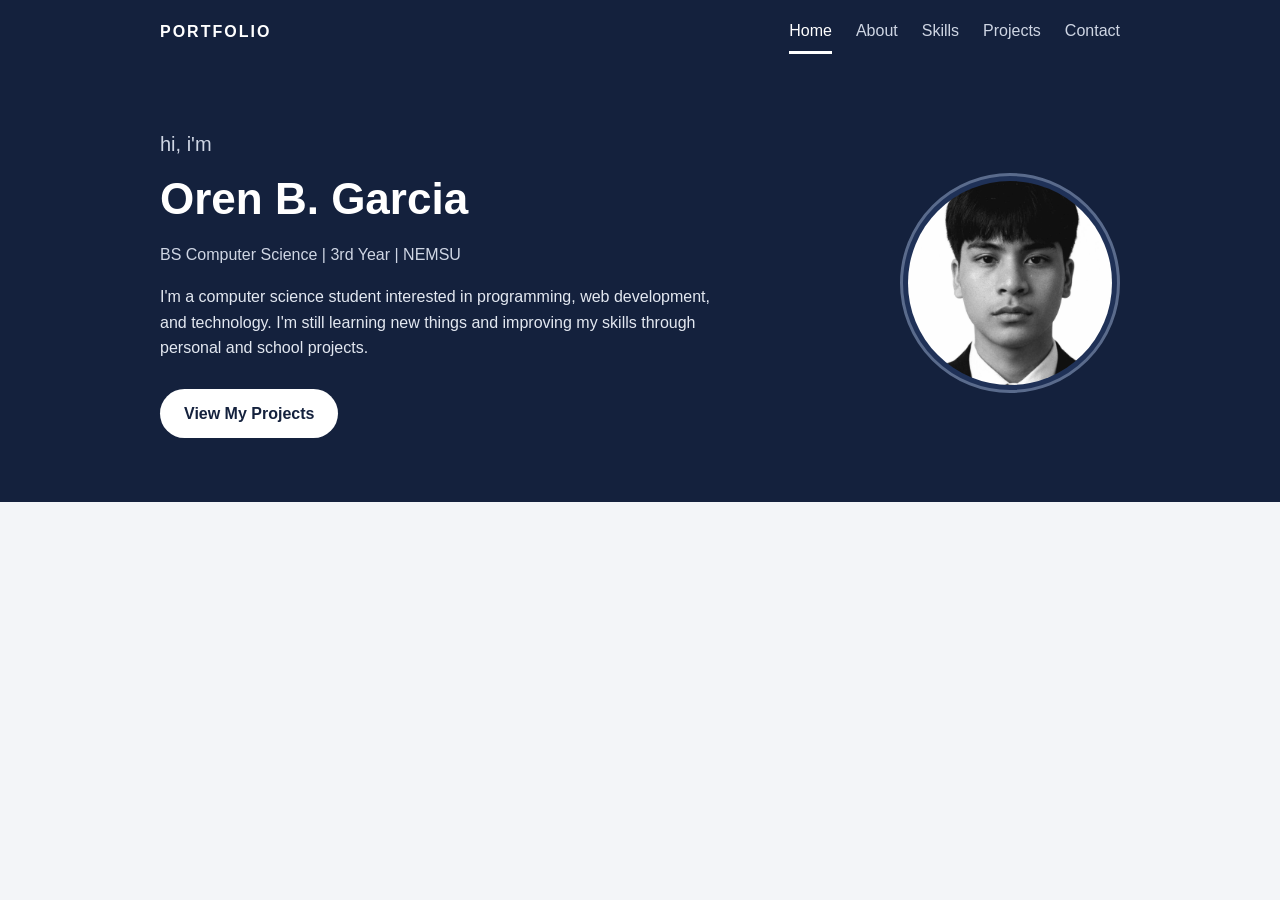
<file: index.html>
<!DOCTYPE html>
<html lang="en">
<head>
  <meta charset="UTF-8">
  <meta name="viewport" content="width=device-width, initial-scale=1.0">
  <title>Oren B. Garcia | Portfolio</title>
  <link rel="stylesheet" href="style.css">
</head>
<body>

  <header class="site-header">
    <div class="container nav-bar">
      <a href="index.html" class="logo">PORTFOLIO</a>

      <button class="menu-button" id="menu-button"
        aria-label="Toggle navigation menu"
        aria-expanded="false" aria-controls="nav-links">☰</button>

      <nav>
        <ul class="nav-links" id="nav-links">
          <li><a href="index.html" class="active">Home</a></li>
          <li><a href="about.html">About</a></li>
          <li><a href="skills.html">Skills</a></li>
          <li><a href="projects.html">Projects</a></li>
          <li><a href="contacts.html">Contact</a></li>
        </ul>
      </nav>
    </div>
  </header>

  <main>
    <section class="hero">
      <div class="container hero-inner">
        <div class="hero-text">
          <p class="hero-hello">hi, i'm</p>
          <h1>Oren B. Garcia</h1>
          <p class="hero-role">BS Computer Science | 3rd Year | NEMSU</p>

          <p class="hero-intro">
            I'm a computer science student interested in programming,
            web development, and technology. I'm still learning new things
            and improving my skills through personal and school projects.
          </p>

          <a href="projects.html" class="button">View My Projects</a>
        </div>

        <div class="profile-frame">
          <img src="images/profile.jpg"
               alt="Profile photo of Oren B. Garcia"
               class="profile-image">
        </div>
      </div>
    </section>
  </main>

  <script src="script.js"></script>
</body>
</html>
</file>
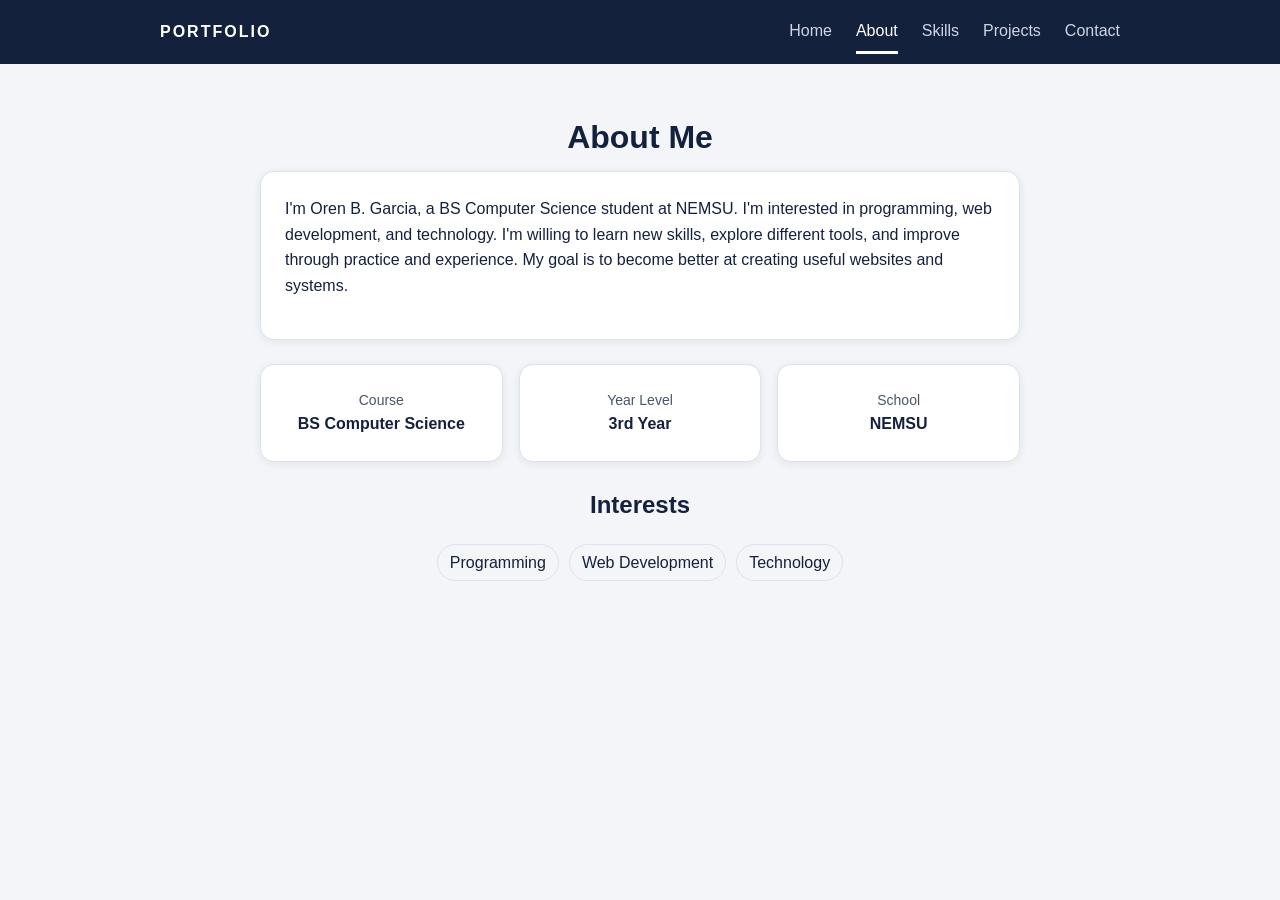
<file: about.html>
<!DOCTYPE html>
<html lang="en">
<head>
  <meta charset="UTF-8">
  <meta name="viewport" content="width=device-width, initial-scale=1.0">
  <title>About | Oren B. Garcia</title>
  <link rel="stylesheet" href="style.css">
</head>
<body>

  <header class="site-header">
    <div class="container nav-bar">
      <a href="index.html" class="logo">PORTFOLIO</a>
      <button class="menu-button" id="menu-button"
        aria-label="Toggle navigation menu"
        aria-expanded="false" aria-controls="nav-links">☰</button>

      <nav>
        <ul class="nav-links" id="nav-links">
          <li><a href="index.html">Home</a></li>
          <li><a href="about.html" class="active">About</a></li>
          <li><a href="skills.html">Skills</a></li>
          <li><a href="projects.html">Projects</a></li>
          <li><a href="contacts.html">Contact</a></li>
        </ul>
      </nav>
    </div>
  </header>

  <main>
    <section class="page-section">
      <div class="container">
        <h1 class="page-title">About Me</h1>

        <div class="card about-card">
          <p>
            I'm Oren B. Garcia, a BS Computer Science student at NEMSU.
            I'm interested in programming, web development, and technology.
            I'm willing to learn new skills, explore different tools, and
            improve through practice and experience. My goal is to become
            better at creating useful websites and systems.
          </p>
        </div>

        <div class="info-grid">
          <div class="card info-item">
            <span class="info-label">Course</span>
            <span class="info-value">BS Computer Science</span>
          </div>

          <div class="card info-item">
            <span class="info-label">Year Level</span>
            <span class="info-value">3rd Year</span>
          </div>

          <div class="card info-item">
            <span class="info-label">School</span>
            <span class="info-value">NEMSU</span>
          </div>
        </div>

        <div class="interests">
          <h2>Interests</h2>
          <ul class="tag-list">
            <li class="tag">Programming</li>
            <li class="tag">Web Development</li>
            <li class="tag">Technology</li>
          </ul>
        </div>
      </div>
    </section>
  </main>

  <script src="script.js"></script>
</body>
</html>
</file>
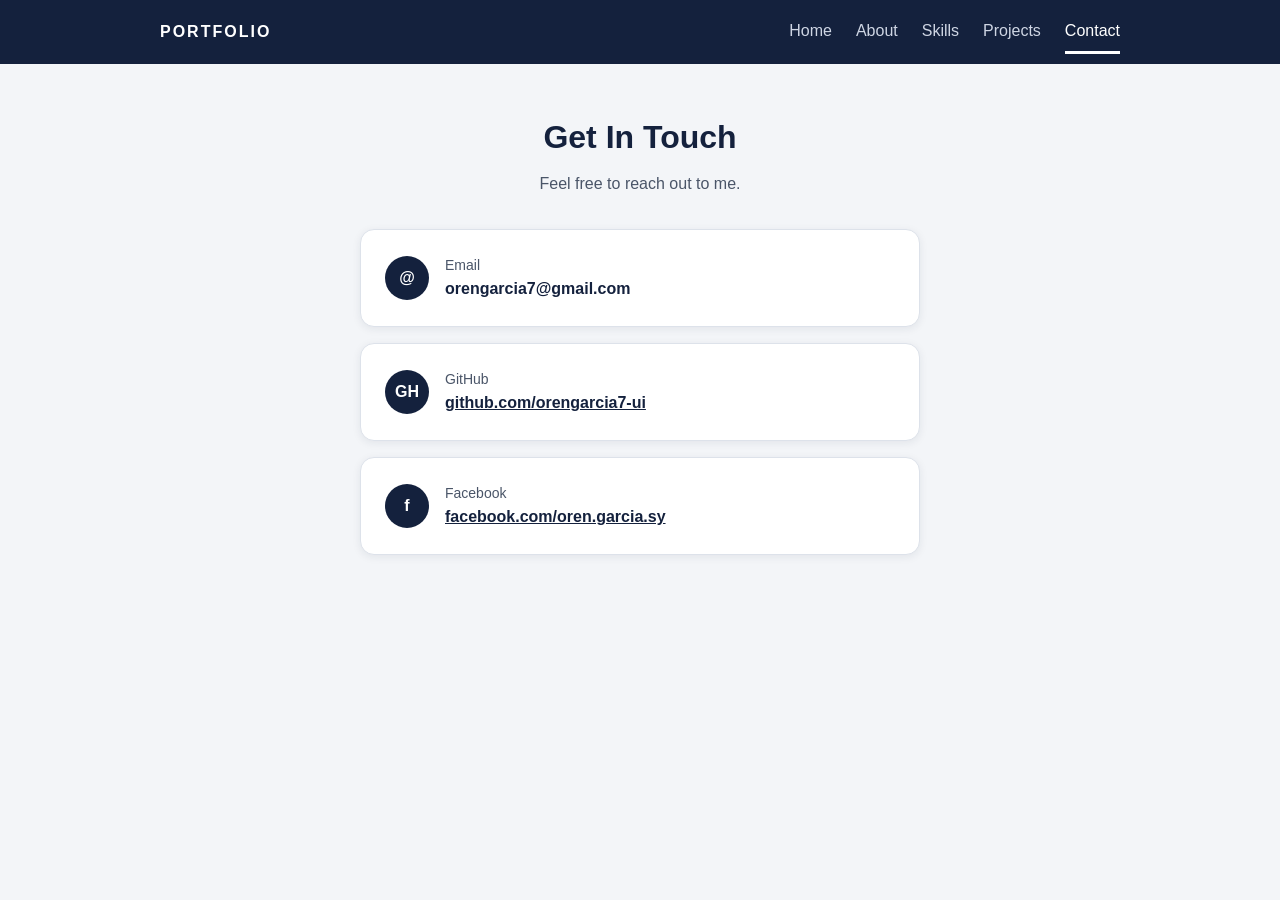
<file: contacts.html>
<!DOCTYPE html>
<html lang="en">
<head>
  <meta charset="UTF-8">
  <meta name="viewport" content="width=device-width, initial-scale=1.0">
  <title>Contact | Oren B. Garcia</title>
  <link rel="stylesheet" href="style.css">
</head>
<body>

  <header class="site-header">
    <div class="container nav-bar">
      <a href="index.html" class="logo">PORTFOLIO</a>
      <button class="menu-button" id="menu-button"
        aria-label="Toggle navigation menu"
        aria-expanded="false" aria-controls="nav-links">☰</button>

      <nav>
        <ul class="nav-links" id="nav-links">
          <li><a href="index.html">Home</a></li>
          <li><a href="about.html">About</a></li>
          <li><a href="skills.html">Skills</a></li>
          <li><a href="projects.html">Projects</a></li>
          <li><a href="contacts.html" class="active">Contact</a></li>
        </ul>
      </nav>
    </div>
  </header>

  <main>
    <section class="page-section">
      <div class="container">
        <h1 class="page-title">Get In Touch</h1>
        <p class="page-subtitle">Feel free to reach out to me.</p>

        <div class="contact-list">
          <div class="card contact-item">
            <div class="contact-icon">@</div>
            <div>
              <span class="contact-label">Email</span>
              <span class="contact-value">orengarcia7@gmail.com</span>
            </div>
          </div>

          <div class="card contact-item">
            <div class="contact-icon">GH</div>
            <div>
              <span class="contact-label">GitHub</span>
              <a class="contact-value"
                 href="https://github.com/orengarcia7-ui"
                 target="_blank" rel="noopener noreferrer">
                github.com/orengarcia7-ui
              </a>
            </div>
          </div>

          <div class="card contact-item">
            <div class="contact-icon">f</div>
            <div>
              <span class="contact-label">Facebook</span>
              <a class="contact-value"
                 href="https://www.facebook.com/oren.garcia.sy"
                 target="_blank" rel="noopener noreferrer">
                facebook.com/oren.garcia.sy
              </a>
            </div>
          </div>
        </div>
      </div>
    </section>
  </main>

  <script src="script.js"></script>
</body>
</html>
</file>
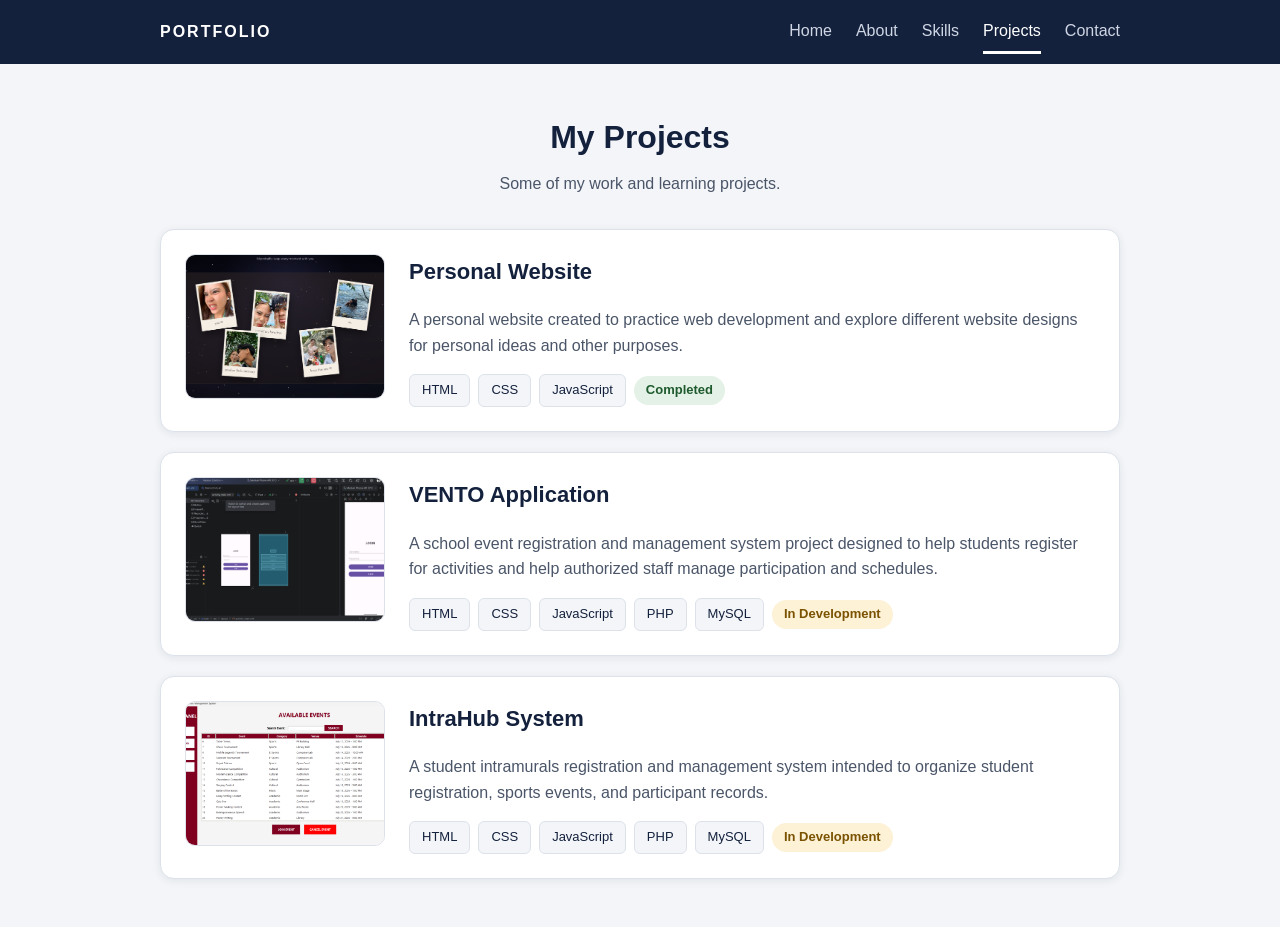
<file: projects.html>
<!DOCTYPE html>
<html lang="en">
<head>
  <meta charset="UTF-8">
  <meta name="viewport" content="width=device-width, initial-scale=1.0">
  <title>Projects | Oren B. Garcia</title>
  <link rel="stylesheet" href="style.css">
</head>
<body>

  <header class="site-header">
    <div class="container nav-bar">
      <a href="index.html" class="logo">PORTFOLIO</a>
      <button class="menu-button" id="menu-button"
        aria-label="Toggle navigation menu"
        aria-expanded="false" aria-controls="nav-links">☰</button>

      <nav>
        <ul class="nav-links" id="nav-links">
          <li><a href="index.html">Home</a></li>
          <li><a href="about.html">About</a></li>
          <li><a href="skills.html">Skills</a></li>
          <li><a href="projects.html" class="active">Projects</a></li>
          <li><a href="contacts.html">Contact</a></li>
        </ul>
      </nav>
    </div>
  </header>

  <main>
    <section class="page-section">
      <div class="container">
        <h1 class="page-title">My Projects</h1>
        <p class="page-subtitle">Some of my work and learning projects.</p>

        <div class="project-list">

          <article class="card project-card">
            <img src="images/personal-website.png"
                 alt="Personal website project screenshot"
                 class="project-image">

            <div class="project-info">
              <h2>Personal Website</h2>
              <p>
                A personal website created to practice web development
                and explore different website designs for personal ideas
                and other purposes.
              </p>
              <div class="project-meta">
                <span class="tech-tag">HTML</span>
                <span class="tech-tag">CSS</span>
                <span class="tech-tag">JavaScript</span>
                <span class="status status-completed">Completed</span>
              </div>
            </div>
          </article>

          <article class="card project-card">
            <img src="images/vento.png"
                 alt="VENTO system project screenshot"
                 class="project-image">

            <div class="project-info">
              <h2>VENTO Application</h2>
              <p>
                A school event registration and management system project
                designed to help students register for activities and
                help authorized staff manage participation and schedules.
              </p>
              <div class="project-meta">
                <span class="tech-tag">HTML</span>
                <span class="tech-tag">CSS</span>
                <span class="tech-tag">JavaScript</span>
                <span class="tech-tag">PHP</span>
                <span class="tech-tag">MySQL</span>
                <span class="status status-development">In Development</span>
              </div>
            </div>
          </article>

          <article class="card project-card">
            <img src="images/intrahub.png"
                 alt="IntraHub system project screenshot"
                 class="project-image">

            <div class="project-info">
              <h2>IntraHub System</h2>
              <p>
                A student intramurals registration and management system
                intended to organize student registration, sports events,
                and participant records.
              </p>
              <div class="project-meta">
                <span class="tech-tag">HTML</span>
                <span class="tech-tag">CSS</span>
                <span class="tech-tag">JavaScript</span>
                <span class="tech-tag">PHP</span>
                <span class="tech-tag">MySQL</span>
                <span class="status status-development">In Development</span>
              </div>
            </div>
          </article>

        </div>
      </div>
    </section>
  </main>

  <script src="script.js"></script>
</body>
</html>
</file>
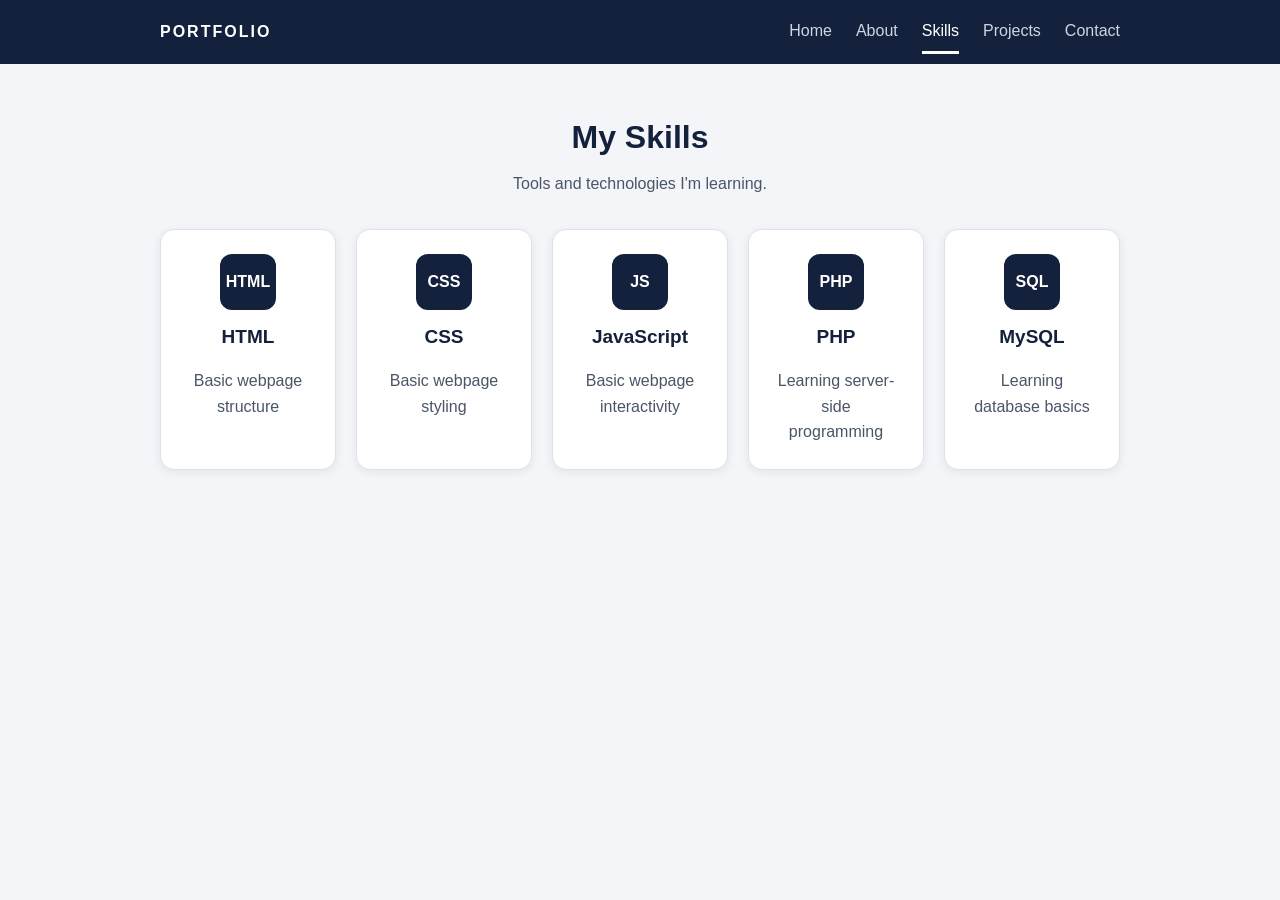
<file: skills.html>
<!DOCTYPE html>
<html lang="en">
<head>
  <meta charset="UTF-8">
  <meta name="viewport" content="width=device-width, initial-scale=1.0">
  <title>Skills | Oren B. Garcia</title>
  <link rel="stylesheet" href="style.css">
</head>
<body>

  <header class="site-header">
    <div class="container nav-bar">
      <a href="index.html" class="logo">PORTFOLIO</a>
      <button class="menu-button" id="menu-button"
        aria-label="Toggle navigation menu"
        aria-expanded="false" aria-controls="nav-links">☰</button>

      <nav>
        <ul class="nav-links" id="nav-links">
          <li><a href="index.html">Home</a></li>
          <li><a href="about.html">About</a></li>
          <li><a href="skills.html" class="active">Skills</a></li>
          <li><a href="projects.html">Projects</a></li>
          <li><a href="contacts.html">Contact</a></li>
        </ul>
      </nav>
    </div>
  </header>

  <main>
    <section class="page-section">
      <div class="container">
        <h1 class="page-title">My Skills</h1>
        <p class="page-subtitle">Tools and technologies I'm learning.</p>

        <div class="skills-grid">
          <article class="card skill-card">
            <div class="skill-icon">HTML</div>
            <h2>HTML</h2>
            <p>Basic webpage structure</p>
          </article>

          <article class="card skill-card">
            <div class="skill-icon">CSS</div>
            <h2>CSS</h2>
            <p>Basic webpage styling</p>
          </article>

          <article class="card skill-card">
            <div class="skill-icon">JS</div>
            <h2>JavaScript</h2>
            <p>Basic webpage interactivity</p>
          </article>

          <article class="card skill-card">
            <div class="skill-icon">PHP</div>
            <h2>PHP</h2>
            <p>Learning server-side programming</p>
          </article>

          <article class="card skill-card">
            <div class="skill-icon">SQL</div>
            <h2>MySQL</h2>
            <p>Learning database basics</p>
          </article>
        </div>
      </div>
    </section>
  </main>

  <script src="script.js"></script>
</body>
</html>
</file>
<file: style.css>
:root {
  --navy: #14213d;
  --navy-light: #1f3157;
  --white: #fff;
  --bg: #f3f5f8;
  --border: #dde2ea;
  --text: #14213d;
  --muted: #4a5568;
  --radius: 14px;
  --shadow: 0 2px 8px rgba(20, 33, 61, 0.08);
}

* {
  box-sizing: border-box;
}

body {
  margin: 0;
  font-family: "Segoe UI", Arial, sans-serif;
  line-height: 1.6;
  color: var(--text);
  background: var(--bg);
}

img {
  display: block;
  max-width: 100%;
}

.container {
  width: 100%;
  max-width: 1000px;
  margin: auto;
  padding: 0 20px;
}

h1, h2, p {
  margin-top: 0;
}

a {
  color: inherit;
}

/* Navigation */

.site-header {
  background: var(--navy);
  color: var(--white);
  position: sticky;
  top: 0;
  z-index: 10;
}

.nav-bar {
  min-height: 64px;
  display: flex;
  align-items: center;
  justify-content: space-between;
  gap: 20px;
}

.logo {
  color: var(--white);
  font-weight: bold;
  letter-spacing: 2px;
  text-decoration: none;
}

.nav-links {
  display: flex;
  gap: 24px;
  list-style: none;
  margin: 0;
  padding: 0;
}

.nav-links a {
  display: block;
  padding: 8px 0;
  color: #cfd6e4;
  text-decoration: none;
  border-bottom: 3px solid transparent;
}

.nav-links a:hover,
.nav-links a.active {
  color: var(--white);
  border-bottom-color: var(--white);
}

.menu-button {
  display: none;
  padding: 6px 12px;
  color: var(--white);
  background: transparent;
  border: 1px solid #5a6b8c;
  border-radius: 8px;
  font-size: 22px;
  cursor: pointer;
}

/* Home */

.hero {
  background: var(--navy);
  color: var(--white);
  padding: 64px 0;
}

.hero-inner {
  display: flex;
  align-items: center;
  justify-content: space-between;
  gap: 40px;
}

.hero-text {
  max-width: 560px;
}

.hero-hello,
.hero-role {
  color: #cfd6e4;
}

.hero-hello {
  margin-bottom: 4px;
  font-size: 20px;
}

.hero h1 {
  margin-bottom: 8px;
  font-size: 44px;
}

.hero-intro {
  margin-bottom: 28px;
  color: #e3e8f1;
}

.button {
  display: inline-block;
  padding: 12px 24px;
  background: var(--white);
  color: var(--navy);
  border-radius: 30px;
  text-decoration: none;
  font-weight: bold;
}

.button:hover {
  background: #e8ecf3;
}

.profile-frame {
  flex-shrink: 0;
  width: 220px;
  height: 220px;
  padding: 5px;
  border: 3px solid #5a6b8c;
  border-radius: 50%;
  background: var(--navy-light);
}

.profile-image {
  width: 100%;
  height: 100%;
  border-radius: 50%;
  object-fit: cover;
}

/* Shared page styles */

.page-section {
  padding: 48px 0;
}

.page-title {
  margin-bottom: 8px;
  text-align: center;
  font-size: 32px;
}

.page-subtitle {
  margin-bottom: 32px;
  color: var(--muted);
  text-align: center;
}

.card {
  padding: 24px;
  background: var(--white);
  border: 1px solid var(--border);
  border-radius: var(--radius);
  box-shadow: var(--shadow);
}

/* About */

.about-card,
.info-grid,
.interests {
  max-width: 760px;
  margin: 0 auto 24px;
}

.info-grid {
  display: grid;
  grid-template-columns: repeat(3, 1fr);
  gap: 16px;
}

.info-item {
  text-align: center;
}

.info-label,
.contact-label {
  display: block;
  color: var(--muted);
  font-size: 14px;
}

.info-value {
  font-weight: bold;
}

.interests {
  text-align: center;
}

.tag-list {
  display: flex;
  flex-wrap: wrap;
  justify-content: center;
  gap: 10px;
  padding: 0;
  list-style: none;
}

.tag,
.tech-tag {
  padding: 5px 12px;
  background: var(--bg);
  border: 1px solid var(--border);
  border-radius: 20px;
}

/* Skills */

.skills-grid {
  display: grid;
  grid-template-columns: repeat(auto-fit, minmax(170px, 1fr));
  gap: 20px;
}

.skill-card {
  text-align: center;
}

.skill-icon,
.contact-icon {
  display: flex;
  align-items: center;
  justify-content: center;
  flex-shrink: 0;
  background: var(--navy);
  color: var(--white);
  font-weight: bold;
}

.skill-icon {
  width: 56px;
  height: 56px;
  margin: 0 auto 12px;
  border-radius: 12px;
}

.skill-card h2 {
  font-size: 19px;
}

.skill-card p,
.project-info p {
  margin-bottom: 0;
  color: var(--muted);
}

/* Projects */

.project-list {
  display: flex;
  flex-direction: column;
  gap: 20px;
}

.project-card {
  display: flex;
  align-items: flex-start;
  gap: 24px;
}

.project-image {
  width: 200px;
  height: 145px;
  flex-shrink: 0;
  object-fit: cover;
  border: 1px solid var(--border);
  border-radius: 10px;
  background: var(--bg);
}

.project-info {
  flex: 1;
  min-width: 0;
}

.project-info h2 {
  font-size: 22px;
}

.project-meta {
  display: flex;
  flex-wrap: wrap;
  align-items: center;
  gap: 8px;
  margin-top: 16px;
}

.tech-tag {
  border-radius: 6px;
  font-size: 13px;
}

.status {
  padding: 4px 12px;
  border-radius: 20px;
  font-size: 13px;
  font-weight: bold;
}

.status-completed {
  background: #e3f1e6;
  color: #1e5a2d;
}

.status-development {
  background: #fdf1d6;
  color: #7a5200;
}

/* Contact */

.contact-list {
  display: flex;
  flex-direction: column;
  gap: 16px;
  max-width: 560px;
  margin: auto;
}

.contact-item {
  display: flex;
  align-items: center;
  gap: 16px;
}

.contact-icon {
  width: 44px;
  height: 44px;
  border-radius: 50%;
}

.contact-value {
  display: inline-block;
  font-weight: bold;
  overflow-wrap: anywhere;
}

/* Keyboard accessibility */

a:focus-visible,
button:focus-visible {
  outline: 3px solid #6c9bff;
  outline-offset: 3px;
}

/* Mobile layout */

@media (max-width: 640px) {
  .menu-button {
    display: block;
  }

  .nav-bar {
    flex-wrap: wrap;
    padding-top: 12px;
    padding-bottom: 12px;
  }

  .nav-bar nav {
    width: 100%;
  }

  .nav-links {
    display: none;
    flex-direction: column;
    gap: 0;
  }

  .nav-links.open {
    display: flex;
  }

  .nav-links a {
    padding: 10px 0;
  }

  .hero {
    padding: 40px 0;
  }

  .hero-inner {
    flex-direction: column-reverse;
    text-align: center;
  }

  .hero h1 {
    font-size: 34px;
  }

  .profile-frame {
    width: 180px;
    height: 180px;
  }

  .info-grid {
    grid-template-columns: 1fr;
  }

  .project-card {
    flex-direction: column;
  }

  .project-image {
    width: 100%;
    height: 190px;
  }
}
</file>
